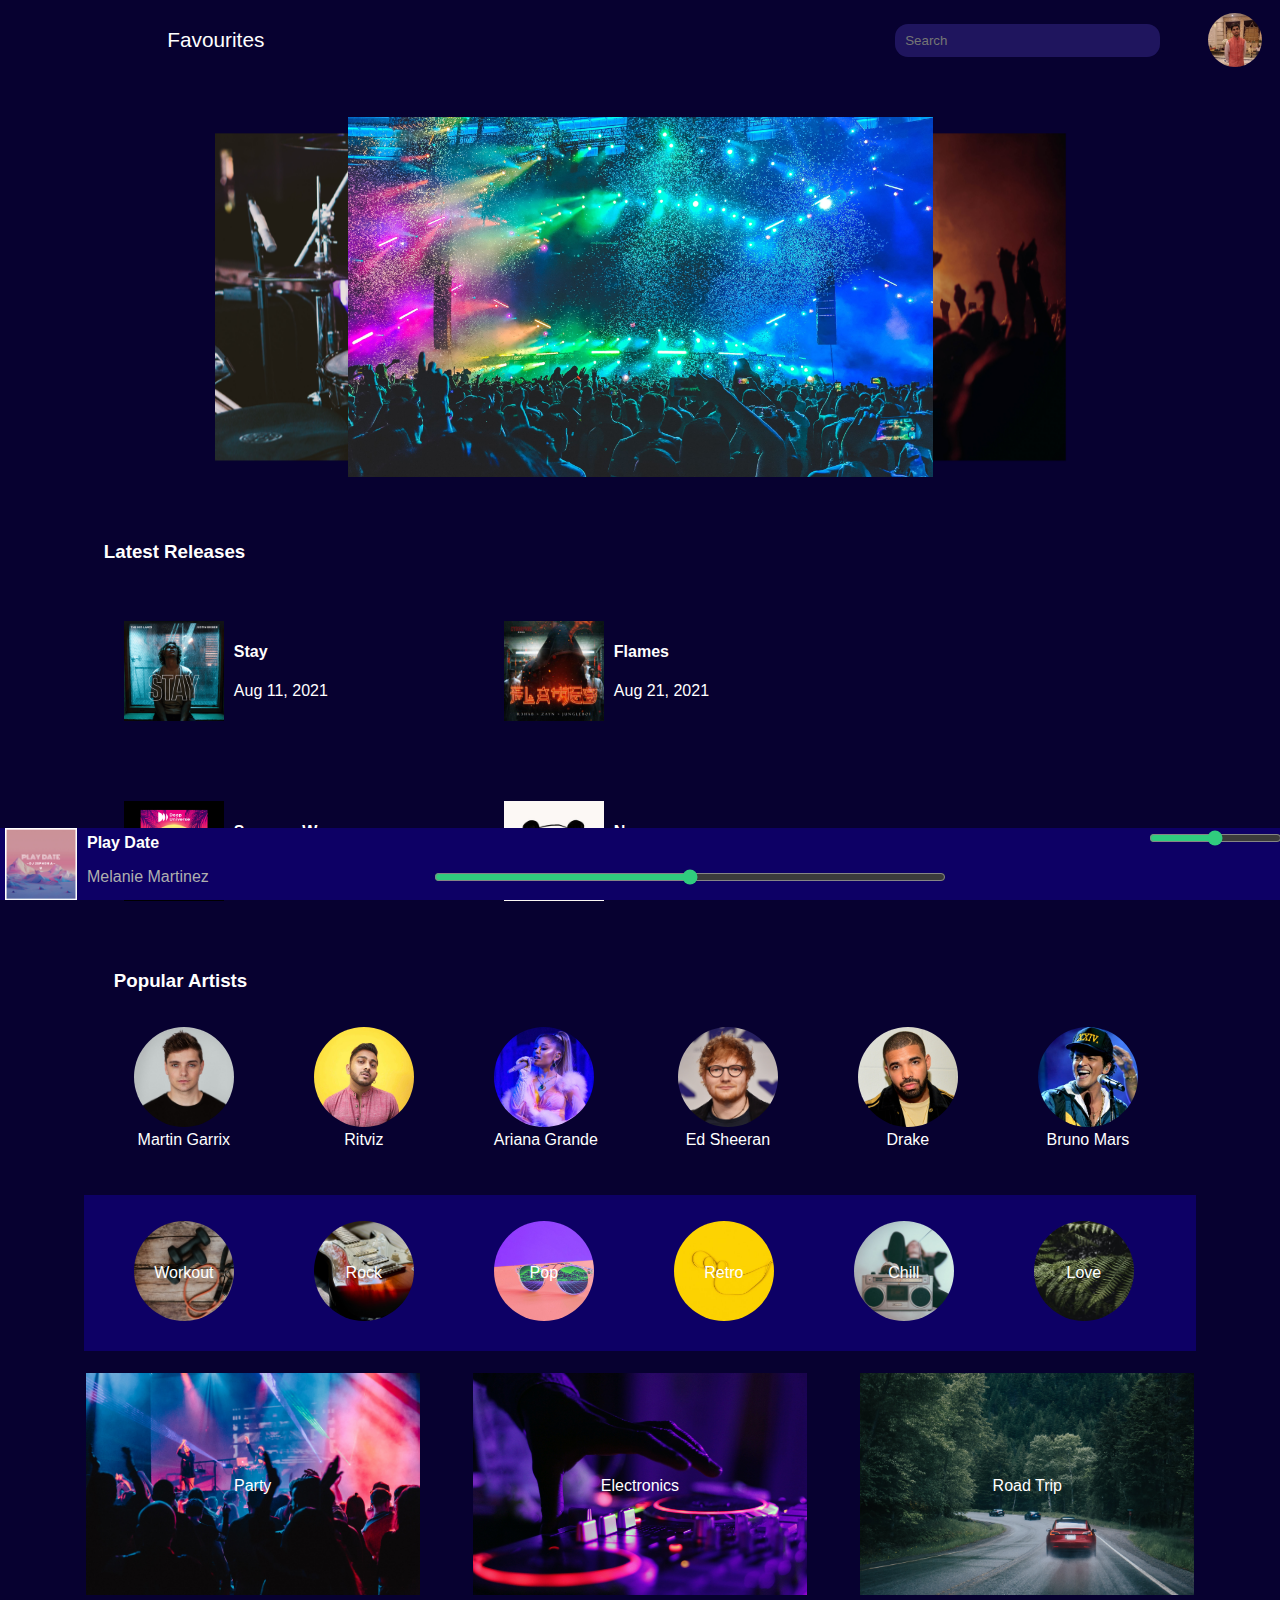
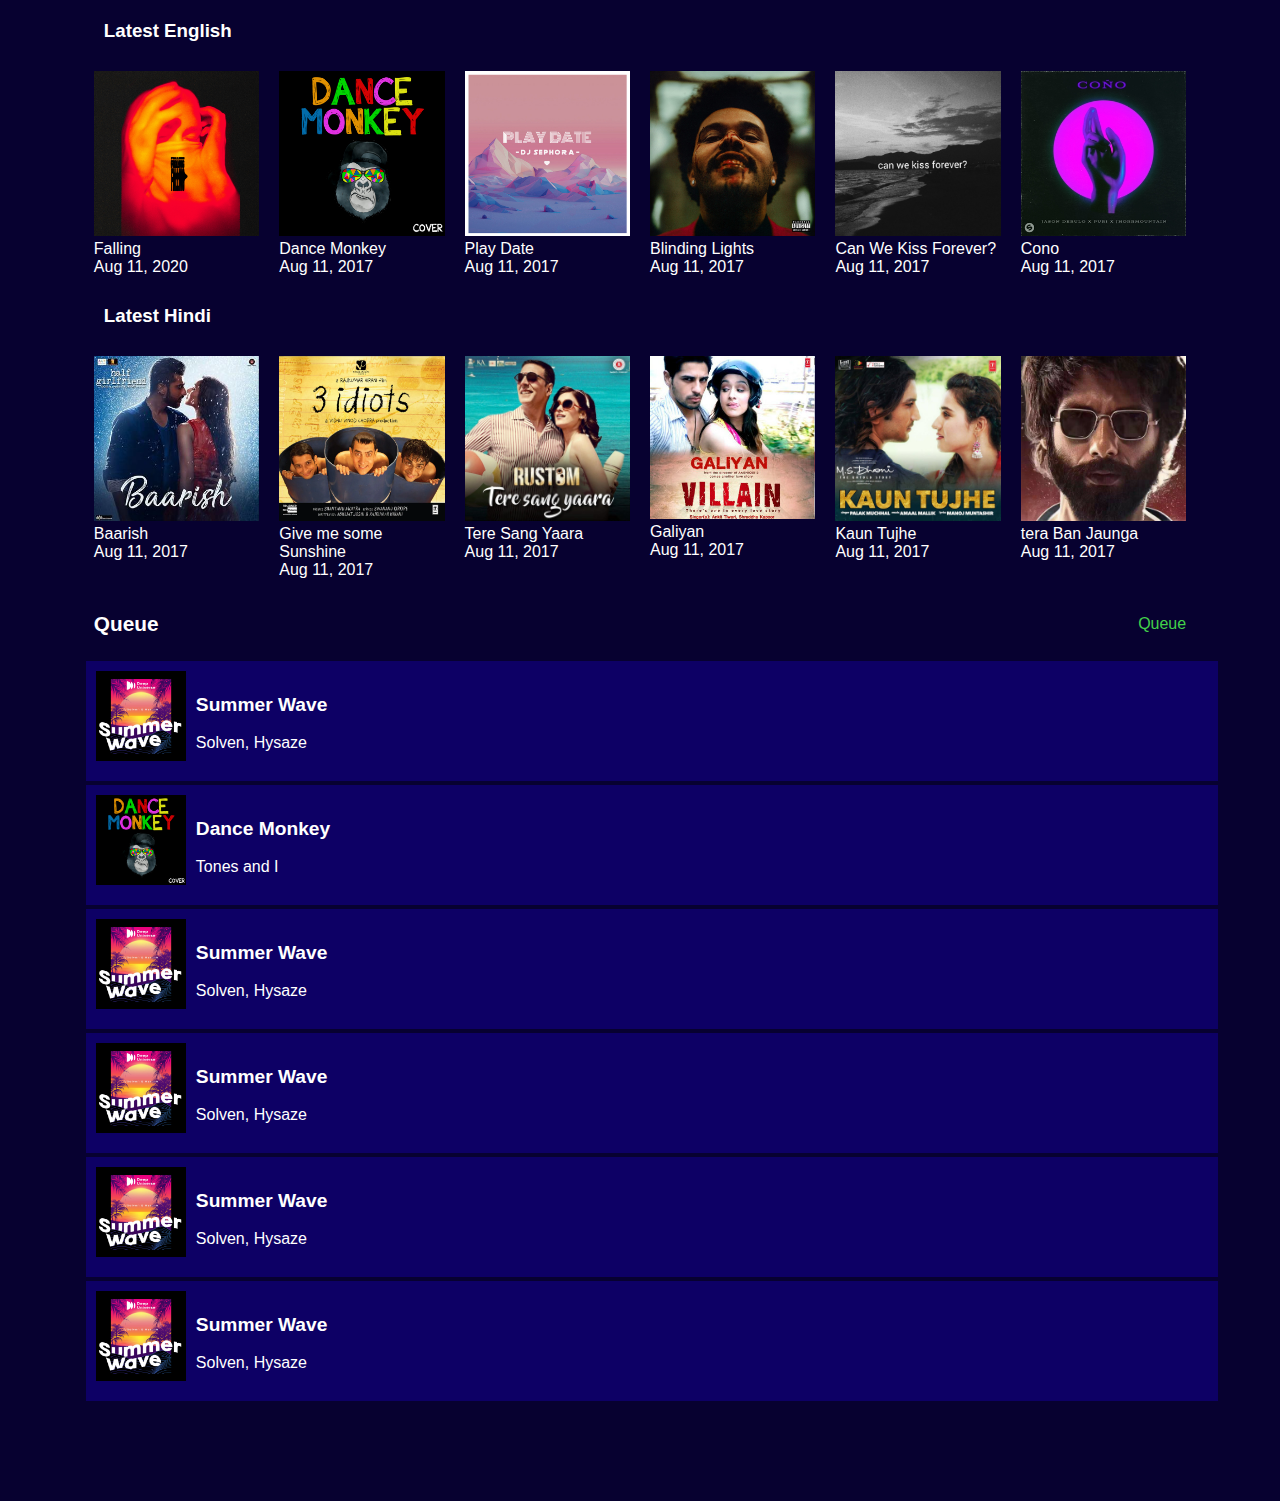
<file: index.html>
<!DOCTYPE html>
<html lang="en">
  <head>
    <meta charset="UTF-8" />
    <meta http-equiv="X-UA-Compatible" content="IE=edge" />
    <meta name="viewport" content="width=device-width, initial-scale=1.0" />
    <link
      rel="stylesheet"
      href="https://use.fontawesome.com/releases/v5.7.1/css/all.css"
      integrity="sha384-fnmOCqbTlWIlj8LyTjo7mOUStjsKC4pOpQbqyi7RrhN7udi9RwhKkMHpvLbHG9Sr"
      crossorigin="anonymous"
    />
    <link rel="stylesheet" href="./css/style.css" />
    <title>Music</title>
  </head>
  <body>
    <nav>
      <div class="nav-left">
        <a href="#"
          ><div class="logo gradient-text">
            <i class="fas fa-headphones"></i></div
        ></a>
        <div><span>Favourites</span></div>
      </div>

      <div class="nav-right">
        <div class="search">
          <input type="text" placeholder="Search" />
          <button><i class="fa fa-search"></i></button>
        </div>
        <i class="fas fa-bell mx-2"></i>
        <img src="./images/profile.jpg" alt="" />
      </div>
    </nav>
    <div class="container">
      <main>
        <section id="carousal">
          <input type="radio" name="slider" id="s1" checked />
          <input type="radio" name="slider" id="s2" />
          <input type="radio" name="slider" id="s3" />
          <input type="radio" name="slider" id="s4" />
          <input type="radio" name="slider" id="s5" />

          <label for="s1" id="slide1">
            <div class="carousal-image">
              <img src="./images/concert.jpg" width="100%" alt="" />
            </div>
          </label>
          <label for="s2" id="slide2">
            <div class="carousal-image">
              <img src="./images/concert-2.jpg" width="100%" alt="" />
            </div>
          </label>
          <label for="s3" id="slide3">
            <div class="carousal-image">
              <img src="./images/drums.jpg" width="100%" alt="" />
            </div>
          </label>
        </section>
        <section class="latest-releases">
          <h3>Latest Releases</h3>
          <div class="song-card">
            <div class="play-hover-effect-container">
              <img src="./images/Stay.png" height="100px" alt="" />
              <i class="fas fa-play"></i>
            </div>
            <div class="song-info">
              <h4>Stay</h4>
              <p>Aug 11, 2021</p>
            </div>
            <div class="dot-menu dropdown">
              <i class="fas fa-ellipsis-h"></i>
              <div class="dropdown-menu">
                <p><i class="fas fa-play"></i>Play Now</p>
                <p><i class="fas fa-plus"></i>Add to queue</p>
                <p><i class="fas fa-heart"></i>Add to Favourite</p>
                <p><i class="fas fa-info-circle"></i>Get info</p>
              </div>
            </div>
          </div>
          <div class="song-card">
            <div class="play-hover-effect-container">
              <img src="./images/flames.png" height="100px" alt="" />
              <i class="fas fa-play"></i>
            </div>
            <div class="song-info">
              <h4>Flames</h4>
              <p>Aug 21, 2021</p>
            </div>
            <div class="dot-menu dropdown">
              <i class="fas fa-ellipsis-h"></i>
              <div class="dropdown-menu">
                <p><i class="fas fa-play"></i>Play Now</p>
                <p><i class="fas fa-plus"></i>Add to queue</p>
                <p><i class="fas fa-heart"></i>Add to Favourite</p>
                <p><i class="fas fa-info-circle"></i>Get info</p>
              </div>
            </div>
          </div>
          <div class="song-card">
            <div class="play-hover-effect-container">
              <img src="./images/summerwave.jpg" height="100px" alt="" />
              <i class="fas fa-play"></i>
            </div>
            <div class="song-info">
              <h4>Summer Wave</h4>
              <p>Sep 11, 2020</p>
            </div>
            <div class="dot-menu dropdown">
              <i class="fas fa-ellipsis-h"></i>
              <div class="dropdown-menu">
                <p><i class="fas fa-play"></i>Play Now</p>
                <p><i class="fas fa-plus"></i>Add to queue</p>
                <p><i class="fas fa-heart"></i>Add to Favourite</p>
                <p><i class="fas fa-info-circle"></i>Get info</p>
              </div>
            </div>
          </div>
          <div class="song-card">
            <div class="play-hover-effect-container">
              <img src="./images/noor.jpg" height="100px" alt="" />
              <i class="fas fa-play"></i>
            </div>
            <div class="song-info">
              <h4>Noor</h4>
              <p>Apr 11, 2021</p>
            </div>
            <div class="dot-menu dropdown">
              <i class="fas fa-ellipsis-h"></i>
              <div class="dropdown-menu">
                <p><i class="fas fa-play"></i>Play Now</p>
                <p><i class="fas fa-plus"></i>Add to queue</p>
                <p><i class="fas fa-heart"></i>Add to Favourite</p>
                <p><i class="fas fa-info-circle"></i>Get info</p>
              </div>
            </div>
          </div>
        </section>
        <section id="popular-artists">
          <h3>Popular Artists</h3>
          <figure>
            <a href="single-artist-screen.html">
              <div class="circular play-hover-effect-container">
                <img src="./images/martin.jpg" alt="" width="100%" />
                <i class="fas fa-play"></i>
              </div>
            </a>
            <figcaption class="text-center">Martin Garrix</figcaption>
          </figure>
          <figure>
            <a href="single-artist-screen.html">
              <div class="circular play-hover-effect-container">
                <img src="./images/ritviz.jpg" alt="" width="100%" />
                <i class="fas fa-play"></i>
              </div>
            </a>
            <figcaption class="text-center">Ritviz</figcaption>
          </figure>
          <figure>
            <a href="single-artist-screen.html">
              <div class="circular play-hover-effect-container">
                <img src="./images/ariana.jpg" alt="" width="100%" />
                <i class="fas fa-play"></i>
              </div>
            </a>
            <figcaption class="text-center">Ariana Grande</figcaption>
          </figure>
          <figure>
            <a href="single-artist-screen.html">
              <div class="circular play-hover-effect-container">
                <img src="./images/ed sheeran.jpg" alt="" width="100%" />
                <i class="fas fa-play"></i>
              </div>
            </a>
            <figcaption class="text-center">Ed Sheeran</figcaption>
          </figure>
          <figure>
            <a href="single-artist-screen.html">
              <div class="circular play-hover-effect-container">
                <img src="./images/drake.jpg" alt="" width="100%" />
                <i class="fas fa-play"></i>
              </div>
            </a>
            <figcaption class="text-center">Drake</figcaption>
          </figure>
          <figure>
            <a href="single-artist-screen.html">
              <div class="circular play-hover-effect-container">
                <img src="./images/bruno mars.jpg" alt="" width="100%" />
                <i class="fas fa-play"></i>
              </div>
            </a>
            <figcaption class="text-center">Bruno Mars</figcaption>
          </figure>
        </section>

        <section id="stations">
          <figure>
            <div class="circular">
              <img src="./images/workout.jpg" alt="" width="100%" />
            </div>
            <figcaption class="position-element-center">Workout</figcaption>
          </figure>
          <figure>
            <div class="circular">
              <img src="./images/rock.jpg" alt="" width="100%" />
            </div>
            <figcaption class="position-element-center">Rock</figcaption>
          </figure>
          <figure>
            <div class="circular">
              <img src="./images/pop.jpg" alt="" width="100%" />
            </div>
            <figcaption class="position-element-center">Pop</figcaption>
          </figure>
          <figure>
            <div class="circular">
              <img src="./images/retro.jpg" alt="" width="100%" />
            </div>
            <figcaption class="position-element-center">Retro</figcaption>
          </figure>
          <figure>
            <div class="circular">
              <img src="./images/chill.jpg" alt="" width="100%" />
            </div>
            <figcaption class="position-element-center">Chill</figcaption>
          </figure>
          <figure>
            <div class="circular">
              <img src="./images/love.jpg" alt="" width="100%" />
            </div>
            <figcaption class="position-element-center">Love</figcaption>
          </figure>
        </section>
        <section id="genre">
          <div class="genre-image">
            <img src="./images/party.jpg" width="100%" alt="" />
            <span class="position-element-center">Party</span>
          </div>
          <div class="genre-image">
            <img src="./images/electronic.jpg" width="100%" alt="" />
            <span class="position-element-center">Electronics</span>
          </div>
          <div class="genre-image">
            <img src="./images/road-trip.jpg" width="100%" alt="" />
            <span class="position-element-center">Road Trip</span>
          </div>
        </section>
        <section class="latest-song-section">
          <h3>Latest English</h3>
          <div class="latest-song">
            <figure>
              <img src="./images/falling.png" alt="" width="100%" />
              <figcaption>Falling</figcaption>
            </figure>
            <div>Aug 11, 2020</div>
          </div>
          <div class="latest-song">
            <figure>
              <img src="./images/dance monkey.jpg" alt="" width="100%" />
              <figcaption>Dance Monkey</figcaption>
            </figure>
            <div>Aug 11, 2017</div>
          </div>
          <div class="latest-song">
            <figure>
              <img src="./images/play date.jpg" alt="" width="100%" />
              <figcaption>Play Date</figcaption>
            </figure>
            <div>Aug 11, 2017</div>
          </div>
          <div class="latest-song">
            <figure>
              <img src="./images/Blinding lights.jpg" alt="" width="100%" />
              <figcaption>Blinding Lights</figcaption>
            </figure>
            <div>Aug 11, 2017</div>
          </div>
          <div class="latest-song">
            <figure>
              <img src="./images/CWKF.jpg" alt="" width="100%" />
              <figcaption>Can We Kiss Forever?</figcaption>
            </figure>
            <div>Aug 11, 2017</div>
          </div>
          <div class="latest-song">
            <figure>
              <img src="./images/Cono.png" alt="" width="100%" />
              <figcaption>Cono</figcaption>
            </figure>
            <div>Aug 11, 2017</div>
          </div>
        </section>
        <section class="latest-song-section">
          <h3>Latest Hindi</h3>
          <div class="latest-song">
            <figure>
              <img src="./images/baarish.jpeg" alt="" width="100%" />
              <figcaption>Baarish</figcaption>
            </figure>
            <div>Aug 11, 2017</div>
          </div>
          <div class="latest-song">
            <figure>
              <img
                src="./images/giveme some sunshine.jpg"
                alt=""
                width="100%"
              />
              <figcaption>Give me some Sunshine</figcaption>
            </figure>
            <div>Aug 11, 2017</div>
          </div>
          <div class="latest-song">
            <figure>
              <img src="./images/tere sang yara.jpg" alt="" width="100%" />
              <figcaption>Tere Sang Yaara</figcaption>
            </figure>
            <div>Aug 11, 2017</div>
          </div>
          <div class="latest-song">
            <figure>
              <img src="./images/galiyaan.jpg" alt="" width="100%" />
              <figcaption>Galiyan</figcaption>
            </figure>
            <div>Aug 11, 2017</div>
          </div>
          <div class="latest-song">
            <figure>
              <img src="./images/kaun tujhe.jpg" alt="" width="100%" />
              <figcaption>Kaun Tujhe</figcaption>
            </figure>
            <div>Aug 11, 2017</div>
          </div>
          <div class="latest-song">
            <figure>
              <img src="./images/tera ban jaunga.jpg" alt="" width="100%" />
              <figcaption>tera Ban Jaunga</figcaption>
            </figure>
            <div>Aug 11, 2017</div>
          </div>
        </section>
      </main>
      <aside>
        <div class="queue-header">
          <span>Queue</span>
          <div class="dropdown">
            <span>Queue <i class="fas fa-angle-down"></i></span>
            <div class="dropdown-menu">
              <p>Playlist</p>
              <p>Favourite songs</p>
            </div>
          </div>
        </div>
        <div class="queue-songs-list">
          <div class="queue-song">
            <img src="./images/summerwave.jpg" height="90%" alt="" />
            <div class="queue-song-info">
              <span>Summer Wave</span>
              <span>Solven, Hysaze</span>
            </div>
            <span><i class="far fa-heart"></i></span>
          </div>
          <div class="queue-song">
            <img src="./images/dance monkey.jpg" height="90%" alt="" />
            <div class="queue-song-info">
              <span>Dance Monkey</span>
              <span>Tones and I</span>
            </div>
            <span><i class="far fa-heart"></i></span>
          </div>
          <div class="queue-song">
            <img src="./images/summerwave.jpg" height="90%" alt="" />
            <div class="queue-song-info">
              <span>Summer Wave</span>
              <span>Solven, Hysaze</span>
            </div>
            <span><i class="far fa-heart"></i></span>
          </div>
          <div class="queue-song">
            <img src="./images/summerwave.jpg" height="90%" alt="" />
            <div class="queue-song-info">
              <span>Summer Wave</span>
              <span>Solven, Hysaze</span>
            </div>
            <span><i class="far fa-heart"></i></span>
          </div>
          <div class="queue-song">
            <img src="./images/summerwave.jpg" height="90%" alt="" />
            <div class="queue-song-info">
              <span>Summer Wave</span>
              <span>Solven, Hysaze</span>
            </div>
            <span><i class="far fa-heart"></i></span>
          </div>
          <div class="queue-song">
            <img src="./images/summerwave.jpg" height="90%" alt="" />
            <div class="queue-song-info">
              <span>Summer Wave</span>
              <span>Solven, Hysaze</span>
            </div>
            <span><i class="far fa-heart"></i></span>
          </div>
        </div>
      </aside>
    </div>
    <footer>
      <div class="playing-song-info">
        <img src="./images/play date.jpg" height="100%" alt="album art" />
        <div class="singer-name">
          <p>Play Date</p>
          <p>Melanie Martinez</p>
        </div>
        <i class="far fa-heart"></i>
        <i class="fas fa-ban"></i>
      </div>
      <div class="player">
        <div class="player-controls">
          <i class="fas fa-random"></i>
          <i class="fas fa-backward"></i>
          <i class="far fa-pause-circle"></i>
          <i class="fas fa-forward"></i>
          <i class="fas fa-undo-alt"></i>
        </div>
        <div class="player-seekbar">
          <input type="range" class="slider" />
        </div>
      </div>
      <div class="controls">
        <i class="fas fa-list-ul"></i>
        <i class="fas fa-laptop"></i>
        <i class="fas fa-volume-up"></i>
        <input type="range" class="slider" />
        <i class="fas fa-expand-alt"></i>
      </div>
    </footer>
  </body>
</html>
</file>
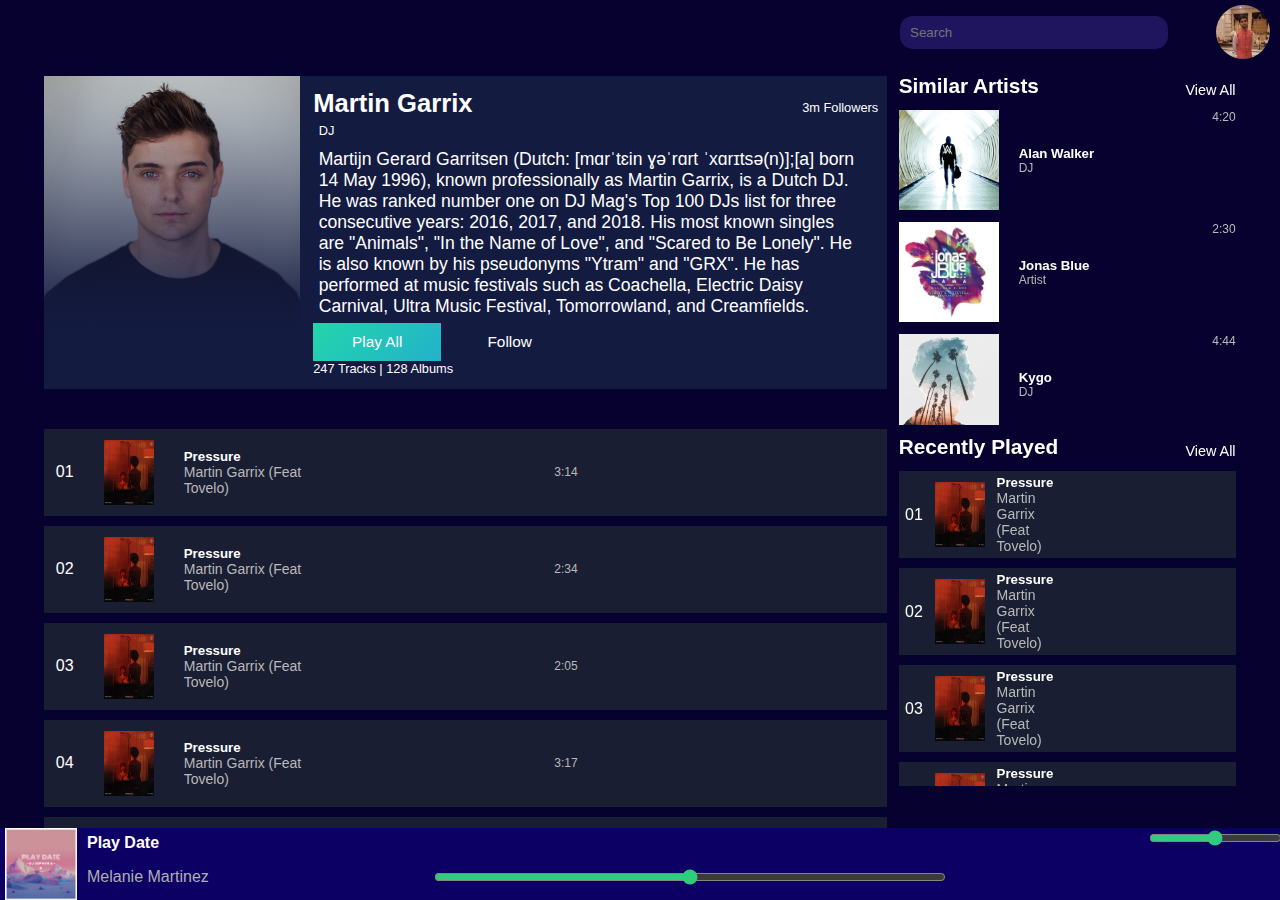
<file: single-artist-screen.html>
<!DOCTYPE html>
<html lang="en">
  <head>
    <meta charset="UTF-8" />
    <meta http-equiv="X-UA-Compatible" content="IE=edge" />
    <meta name="viewport" content="width=device-width, initial-scale=1.0" />
    <link
      rel="stylesheet"
      href="https://use.fontawesome.com/releases/v5.7.1/css/all.css"
      integrity="sha384-fnmOCqbTlWIlj8LyTjo7mOUStjsKC4pOpQbqyi7RrhN7udi9RwhKkMHpvLbHG9Sr"
      crossorigin="anonymous"
    />
    <link rel="stylesheet" href="./css/single-playlist.css" />
    <link rel="stylesheet" href="./css/style.css" />
    <title>Music</title>
  </head>
  <body>
    <nav>
      <div class="nav-left">
        <a href="index.html"
          ><div class="logo gradient-text">
            <i class="fas fa-headphones"></i></div
        ></a>
      </div>

      <div class="nav-right">
        <div class="search">
          <input type="text" placeholder="Search" />
          <button><i class="fa fa-search"></i></button>
        </div>
        <i class="fas fa-bell mx-2"></i>
        <img src="./images/profile.jpg" alt="" />
      </div>
    </nav>
    <main>
      <aside class="aside section-1">
        <!-- this is for the jumbotron -->
        <div class="artist-bio">
          <div class="artist-image">
            <!-- there is nothing in this div because all the images and all are added by css -->
          </div>
          <!-- jumbotron details -->
          <div class="artist-detail">
            <!-- descriptive part of the jumbotron this will contain name , number of followers and all -->
            <div class="song-name-main">
              <h1>Martin Garrix</h1>
            </div>
            <div class="followers">3m Followers</div>
            <p class="author">DJ</p>
            <!-- short description of the current author -->
            <p class="desc">
              Martijn Gerard Garritsen (Dutch: [mɑrˈtɛin ɣəˈrɑrt
              ˈxɑrɪtsə(n)];[a] born 14 May 1996), known professionally as Martin
              Garrix, is a Dutch DJ. He was ranked number one on DJ Mag's Top
              100 DJs list for three consecutive years: 2016, 2017, and 2018.
              His most known singles are "Animals", "In the Name of Love", and
              "Scared to Be Lonely". He is also known by his pseudonyms "Ytram"
              and "GRX". He has performed at music festivals such as Coachella,
              Electric Daisy Carnival, Ultra Music Festival, Tomorrowland, and
              Creamfields.
            </p>
            <!-- action part -->
            <div class="action-part">
              <!-- action buttons -->
              <div class="btns">
                <button>Play All</button>
                <button>Follow</button>
              </div>
              <p>247 Tracks | 128 Albums</p>
            </div>
          </div>
        </div>
        <!-- now the playlist part begins -->
        <div class="playlist-items">
          <div class="playlist-item">
            <div class="left">
              <div>01</div>
              <div>
                <img src="./images/pressure.jpg" />
                <div class="play-btn">
                  <i class="fas fa-play"></i>
                </div>
              </div>
              <div>
                <h5>Pressure</h5>
                <p>Martin Garrix (Feat Tovelo)</p>
              </div>
            </div>
            <div class="center">3:14</div>
            <div class="right">
              <div>
                <i class="far fa-heart"></i>
              </div>
              <div>
                <i class="fas fa-plus"></i>
              </div>
            </div>
          </div>
          <!-- playlist item -->
          <div class="playlist-item">
            <div class="left">
              <div>02</div>
              <div>
                <img src="./images/pressure.jpg" />
                <div class="play-btn">
                  <i class="fas fa-play"></i>
                </div>
              </div>
              <div>
                <h5>Pressure</h5>
                <p>Martin Garrix (Feat Tovelo)</p>
              </div>
            </div>
            <div class="center">2:34</div>
            <div class="right">
              <div>
                <i class="far fa-heart"></i>
              </div>
              <div>
                <i class="fas fa-plus"></i>
              </div>
            </div>
          </div>
          <!-- playlist item -->
          <div class="playlist-item">
            <div class="left">
              <div>03</div>
              <div>
                <img src="./images/pressure.jpg" />
                <div class="play-btn">
                  <i class="fas fa-play"></i>
                </div>
              </div>
              <div>
                <h5>Pressure</h5>
                <p>Martin Garrix (Feat Tovelo)</p>
              </div>
            </div>
            <div class="center">2:05</div>
            <div class="right">
              <div>
                <i class="far fa-heart"></i>
              </div>
              <div>
                <i class="fas fa-plus"></i>
              </div>
            </div>
          </div>
          <!-- playlist item -->
          <div class="playlist-item">
            <div class="left">
              <div>04</div>
              <div>
                <img src="./images/pressure.jpg" />
                <div class="play-btn">
                  <i class="fas fa-play"></i>
                </div>
              </div>
              <div>
                <h5>Pressure</h5>
                <p>Martin Garrix (Feat Tovelo)</p>
              </div>
            </div>
            <div class="center">3:17</div>
            <div class="right">
              <div>
                <i class="far fa-heart"></i>
              </div>
              <div>
                <i class="fas fa-plus"></i>
              </div>
            </div>
          </div>
          <!-- playlist item -->
          <div class="playlist-item">
            <div class="left">
              <div>05</div>
              <div>
                <img src="./images/pressure.jpg" />
                <div class="play-btn">
                  <i class="fas fa-play"></i>
                </div>
              </div>
              <div>
                <h5>Pressure</h5>
                <p>Martin Garrix (Feat Tovelo)</p>
              </div>
            </div>
            <div class="center">3:14</div>
            <div class="right">
              <div>
                <i class="far fa-heart"></i>
              </div>
              <div>
                <i class="fas fa-plus"></i>
              </div>
            </div>
          </div>
          <!-- playlist item -->
          <div class="playlist-item">
            <div class="left">
              <div>06</div>
              <div>
                <img src="./images/pressure.jpg" />
                <div class="play-btn">
                  <i class="fas fa-play"></i>
                </div>
              </div>
              <div>
                <h5>Pressure</h5>
                <p>Martin Garrix (Feat Tovelo)</p>
              </div>
            </div>
            <div class="center">3:14</div>
            <div class="right">
              <div>
                <i class="far fa-heart"></i>
              </div>
              <div>
                <i class="fas fa-plus"></i>
              </div>
            </div>
          </div>
          <!-- playlist item -->
          <div class="playlist-item">
            <div class="left">
              <div>07</div>
              <div>
                <img src="./images/pressure.jpg" />
                <div class="play-btn">
                  <i class="fas fa-play"></i>
                </div>
              </div>
              <div>
                <h5>Pressure</h5>
                <p>Martin Garrix (Feat Tovelo)</p>
              </div>
            </div>
            <div class="center">3:14</div>
            <div class="right">
              <div>
                <i class="far fa-heart"></i>
              </div>
              <div>
                <i class="fas fa-plus"></i>
              </div>
            </div>
          </div>
          <!-- playlist item -->
          <div class="playlist-item">
            <div class="left">
              <div>08</div>
              <div>
                <img src="./images/pressure.jpg" />
                <div class="play-btn">
                  <i class="fas fa-play"></i>
                </div>
              </div>
              <div>
                <h5>Pressure</h5>
                <p>Martin Garrix (Feat Tovelo)</p>
              </div>
            </div>
            <div class="center">3:14</div>
            <div class="right">
              <div>
                <i class="far fa-heart"></i>
              </div>
              <div>
                <i class="fas fa-plus"></i>
              </div>
            </div>
          </div>
        </div>
      </aside>

      <!-- </div> -->
      <aside class="aside section-2">
        <!-- similar class will be applicable to both similar artists and recently played -->
        <div class="similar">
          <!-- section heading, which also contains the view all button -->
          <div class="section-heading">
            <h1>Similar Artists</h1>
            <div class="view-all-button">View All</div>
          </div>
          <!-- Container for all artist cards-->
          <div class="list">
            <!-- item -->
            <div class="list-item">
              <div>
                <img src="./images/alan walker.png" />
                <div class="play-btn">
                  <i class="fas fa-play"></i>
                </div>
              </div>
              <div style="position: absolute; left: 120px">
                <h5>Alan Walker</h5>
                <p class="author-name">DJ</p>
              </div>
              <div class="extra">
                <div>
                  <i class="fas fa-ellipsis-h"></i>
                </div>
                <p class="author-name">4:20</p>
              </div>
            </div>
            <!-- item -->
            <div class="list-item">
              <div>
                <img src="./images/jonas blue.jpg" />
                <div class="play-btn">
                  <i class="fas fa-play"></i>
                </div>
              </div>
              <div style="position: absolute; left: 120px">
                <h5>Jonas Blue</h5>
                <p class="author-name">Artist</p>
              </div>
              <div class="extra">
                <div>
                  <i class="fas fa-ellipsis-h"></i>
                </div>
                <p class="author-name">2:30</p>
              </div>
            </div>
            <!-- item -->
            <div class="list-item">
              <div>
                <img src="./images/Kygo.jpg" />
                <div class="play-btn">
                  <i class="fas fa-play"></i>
                </div>
              </div>
              <div style="position: absolute; left: 120px">
                <h5>Kygo</h5>
                <p class="author-name">DJ</p>
              </div>
              <div class="extra">
                <div>
                  <i class="fas fa-ellipsis-h"></i>
                </div>
                <p class="author-name">4:44</p>
              </div>
            </div>
          </div>

          <!-- recently played section -->
          <div class="similar">
            <!-- section heading  -->
            <div class="section-heading">
              <h1>Recently Played</h1>
              <div class="view-all-button">View All</div>
            </div>

            <div class="list">
              <!-- item -->
              <div class="playlist-item">
                <div class="left">
                  <div>01</div>
                  <div>
                    <img src="./images/pressure.jpg" />
                    <div class="play-btn">
                      <i class="fas fa-play"></i>
                    </div>
                  </div>
                  <div>
                    <h5>Pressure</h5>
                    <p>Martin Garrix (Feat Tovelo)</p>
                  </div>
                </div>
                <div class="right">
                  <div>
                    <i class="far fa-heart"></i>
                  </div>
                </div>
              </div>
              <!-- item -->
              <div class="playlist-item">
                <div class="left">
                  <div>02</div>
                  <div>
                    <img src="./images/pressure.jpg" />
                    <div class="play-btn">
                      <i class="fas fa-play"></i>
                    </div>
                  </div>
                  <div>
                    <h5>Pressure</h5>
                    <p>Martin Garrix (Feat Tovelo)</p>
                  </div>
                </div>
                <div class="right">
                  <div>
                    <i class="far fa-heart"></i>
                  </div>
                </div>
              </div>
              <!-- item -->
              <div class="playlist-item">
                <div class="left">
                  <div>03</div>
                  <div>
                    <img src="./images/pressure.jpg" />
                    <div class="play-btn">
                      <i class="fas fa-play"></i>
                    </div>
                  </div>
                  <div>
                    <h5>Pressure</h5>
                    <p>Martin Garrix (Feat Tovelo)</p>
                  </div>
                </div>
                <div class="right">
                  <div>
                    <i class="far fa-heart"></i>
                  </div>
                </div>
              </div>
              <!-- item -->
              <div class="playlist-item">
                <div class="left">
                  <div>04</div>
                  <div>
                    <img src="./images/pressure.jpg" />
                    <div class="play-btn">
                      <i class="fas fa-play"></i>
                    </div>
                  </div>
                  <div>
                    <h5>Pressure</h5>
                    <p>Martin Garrix (Feat Tovelo)</p>
                  </div>
                </div>
                <div class="right">
                  <div>
                    <i class="far fa-heart"></i>
                  </div>
                </div>
              </div>
              <!-- item -->
              <div class="playlist-item">
                <div class="left">
                  <div>05</div>
                  <div>
                    <img src="./images/pressure.jpg" />
                    <div class="play-btn">
                      <i class="fas fa-play"></i>
                    </div>
                  </div>
                  <div>
                    <h5>Pressure</h5>
                    <p>Martin Garrix (Feat Tovelo)</p>
                  </div>
                </div>
                <div class="right">
                  <div>
                    <i class="far fa-heart"></i>
                  </div>
                </div>
              </div>
              <!-- item -->
              <div class="playlist-item">
                <div class="left">
                  <div>06</div>
                  <div>
                    <img src="./images/pressure.jpg" />
                    <div class="play-btn">
                      <i class="fas fa-play"></i>
                    </div>
                  </div>
                  <div>
                    <h5>Pressure</h5>
                    <p>Martin Garrix (Feat Tovelo)</p>
                  </div>
                </div>
                <div class="right">
                  <div>
                    <i class="far fa-heart"></i>
                  </div>
                </div>
              </div>
              <!-- item -->
              <div class="playlist-item">
                <div class="left">
                  <div>07</div>
                  <div>
                    <img src="./images/pressure.jpg" />
                    <div class="play-btn">
                      <i class="fas fa-play"></i>
                    </div>
                  </div>
                  <div>
                    <h5>Pressure</h5>
                    <p>Martin Garrix (Feat Tovelo)</p>
                  </div>
                </div>
                <div class="right">
                  <div>
                    <i class="far fa-heart"></i>
                  </div>
                </div>
              </div>
            </div>
          </div>
        </div>
      </aside>
    </main>
    <footer>
      <div class="playing-song-info">
        <img src="./images/play date.jpg" height="100%" alt="album art" />
        <div class="singer-name">
          <p>Play Date</p>
          <p>Melanie Martinez</p>
        </div>
        <i class="far fa-heart"></i>
        <i class="fas fa-ban"></i>
      </div>
      <div class="player">
        <div class="player-controls">
          <i class="fas fa-random"></i>
          <i class="fas fa-backward"></i>
          <i class="far fa-pause-circle"></i>
          <i class="fas fa-forward"></i>
          <i class="fas fa-undo-alt"></i>
        </div>
        <div class="player-seekbar">
          <input type="range" class="slider" />
        </div>
      </div>
      <div class="controls">
        <i class="fas fa-list-ul"></i>
        <i class="fas fa-laptop"></i>
        <i class="fas fa-volume-up"></i>
        <input type="range" class="slider" />
        <i class="fas fa-expand-alt"></i>
      </div>
    </footer>
  </body>
</html>
</file>
<file: css/style.css>
:root {
  --primary-bg: #070130;
  --accent: #0d0065;
  --footer-color: #2b2b2a;
  --text-accent: #afafaf;
}

/* setting background colour and font */
body {
  background-color: var(--primary-bg);
  color: white;
  font-family: "Segoe UI", Tahoma, Geneva, Verdana, sans-serif;
}

/* removing scrollbar */
body::-webkit-scrollbar {
  display: none;
}

/* styling top navbar */
nav {
  display: flex;
  justify-content: space-between;
  height: 6vh;
  padding: 5px 10px;
  position: sticky;
  z-index: 1;
  top: 0;
  background-color: var(--primary-bg);
}

/* left part of navigation bar include logo and 'Favourites' text */
.nav-left {
  display: flex;
  justify-content: flex-start;
  width: 60%;
  align-items: center;
}

/* Favourites */
.nav-left div:nth-child(2) {
  padding-left: 20%;
  font-size: 1.3em;
}

/* Right part of navigation bar includes search, bell icon and profile */
.nav-right {
  display: flex;
  justify-content: flex-end;
  align-items: center;
  width: 40%;
}

.search {
  display: flex;
  position: relative;
  width: 50%;
  font-size: 1rem;
  background-color: #1f155e;
  padding: 0.5rem;
  align-items: center;
  border-radius: 13px;
}

.search input {
  background: transparent;
  border: none;
  color: white;
  width: 100%;
}

textarea:focus,
input:focus {
  outline: none;
}

.search button {
  position: absolute;
  right: 5px;
  width: fit-content;
  font-size: 1rem;
  background: transparent;
  border: none;
  color: grey;
  margin-right: 2px;
}

/* class to give horizontal margin */
.mx-2 {
  margin: 0 1.5rem;
}

.fa-bell {
  font-size: 1.5em;
}

/* giving gradient effect to logo */
.gradient-text {
  /* select gradient background */
  background-image: linear-gradient(45deg, red, orange);
  /* making background big enough to cover logo/text */
  background-size: 100%;
  /* clipping background */
  background-clip: text;
  /* for chrome */
  -webkit-background-clip: text;
  -webkit-text-fill-color: transparent;
  /* for firefox */
  -moz-background-clip: text;
  -moz-text-fill-color: transparent;
}

.fa-headphones {
  font-size: 3em;
}

/* adjusting profile picture */
nav img {
  border-radius: 50%;
  display: block;
  height: 100%;
  width: auto;
}

/* container which will have main and aside section */
.container {
  padding-bottom: 10vh;
  display: flex;
}

/* CREATINMG CAROUSEL  */
/* carousel will be created using radio buttons and images as label selected images wil be moved to front  */
/* hiding radio button */
[type="radio"] {
  display: none;
}

/* making sure carousel is centered and giving it a proper height*/
/* Avoid changes as it will waste a lot of time */
#carousal {
  display: grid;
  place-items: center;
  perspective: 1000px;
  transform-style: preserve-3d;
  height: 50vh;
  width: 100%;
}

/* image is inside Label */
#carousal label {
  width: 60%;
  /* avoiding overflow of image inside */
  overflow: hidden;
  position: absolute;
  cursor: pointer;
  transition: transform 0.4s ease;
  /* making sure there is no empty space in label due image being small */
  max-width: fit-content;
}

/* adjusting image to center of label */
.carousal-image {
  display: flex;
  justify-content: center;
  align-items: center;
  overflow: hidden;
  height: 40vh;
  width: 65vh;
}

/* it should shrink when needed */
.carousal-image img {
  flex-shrink: 1;
  min-width: 100%;
  min-height: 100%;
}

/* There are 3 images so 3 states of our carousel */
/* if a slide/image is checked it should come forward */
#s1:checked ~ #slide1,
#s2:checked ~ #slide2,
#s3:checked ~ #slide3 {
  transform: translate3d(0%, 0, 0px);
  -moz-transform: translate3d(0%, 0, 0px);
  z-index: 1;
}

/* Right image of the selected image should move right and a little behind in 3d space */
#s1:checked ~ #slide2,
#s2:checked ~ #slide3,
#s3:checked ~ #slide1 {
  transform: translate3d(30%, 0, -100px);
  -moz-transform: translate3d(30%, 0, -100px);
}

/* Similarly, left image of selected image should move left and behind */
#s1:checked ~ #slide3,
#s2:checked ~ #slide1,
#s3:checked ~ #slide2 {
  transform: translate3d(-30%, 0, -100px);
  -moz-transform: translate3d(-30%, 0, -100px);
}

/* container have main section and Queue */
.container {
  display: grid;
  grid-template-columns: 3fr 1fr;
  margin: 0px 6%;
}

/* Queue Text in aside section */
/* Two spans are there in queue header on contains heading, another dropdown */
.queue-header {
  display: flex;
  justify-content: space-between;
  align-items: center;
  padding: 10px;
  height: 50px;
}

/* Heading  */
.queue-header > span:nth-child(1) {
  font-weight: bold;
  font-size: 1.3rem;
}

/* Dropdown */
.queue-header .dropdown {
  color: rgb(66, 209, 74);
}

/* common class for dropdown */
.dropdown {
  position: relative;
  display: inline-block;
}

/* common class for dropdown menus */
.dropdown-menu {
  display: none;
  position: absolute;
  background-color: var(--accent);
  line-height: 0.8rem;
  padding: 0px 10px;
  z-index: 1;
}

/* fitting content in dropdown menu so that there is no text wrap */
.dropdown-menu p {
  display: flex;
  justify-content: space-between;
  align-items: center;
  width: fit-content;
}

/* giving a little bit margin between icon and text inside dropdown menu */
.dropdown-menu p i {
  margin-right: 7px;
}

/* on hover show content width adjusted according to content*/
.dropdown:hover .dropdown-menu {
  display: block;
  width: max-content;
}

.latest-releases {
  display: flex;
  flex-wrap: wrap;
  align-items: center;
}

/* popping play button */
.play-hover-effect-container > i {
  position: absolute;
  left: 50%;
  top: 50%;
  transform: translate(-50%, -50%);
  font-size: 0px;
}

.song-card {
  display: grid;
  position: relative;
  grid-template-columns: 1fr 2fr;
  margin: 40px;
  width: fit-content;
  height: 100px;
  max-width: 50%;
}

.dot-menu {
  position: absolute;
  right: 5px;
  top: 5px;
}

.song-card:hover i,
.play-hover-effect-container:hover i {
  font-size: 1.2rem;
  transition: font-size 0.2s ease;
}

.song-card:hover img {
  filter: sepia();
}

.song-card:hover {
  /* border: 1px solid white; */
  background-color: var(--accent);
}

/*common class to make text centered can be used anywhere where horizontal margin is auto */
.text-center {
  text-align: center;
}

.song-card img {
  display: inline;
  margin: 0;
}

.song-info {
  display: inline;
  margin-left: 10px;
}

/* Titles of every section is h3 size */
h3 {
  width: 100%;
  margin-left: 20px;
}

/* common class to make images round*/
.round-border {
  border-radius: 50%;
}

/* Popular artists section and stations have similar structure */
#popular-artists,
#stations {
  display: flex;
  flex-wrap: wrap;
  padding: 10px;
}

#stations {
  background-color: var(--accent);
  margin: 20px auto;
}

#stations figure {
  position: relative;
  height: fit-content;
}

/* Common class to center any div */
.position-element-center {
  /* before using this class, please make sure parent's position is relative */
  position: absolute;
  top: 50%;
  left: 50%;
  transform: translate(-50%, -50%);
}

#genre {
  display: flex;
  flex-wrap: wrap;
  justify-content: space-between;
}

/* 3 images below stations */
.genre-image {
  position: relative;
  /* letting them take as much space as possible. This will make them grow on larger screens */
  flex-grow: 1;
  /* keeping them in a single line coz they look ugly wrapped */
  max-width: 30%;
  overflow: hidden;
  margin: 2px;
  background-blend-mode: darken;
}

/* hover effect for image*/
.genre-image:hover img {
  transform: scale(1.6);
  transition: transform 0.5s ease-out;
}

/* hover effect for text */
.genre-image:hover .genre-text {
  font-size: 1.6rem;
  transition: font-size 0.5s ease-out;
}

/* common class to make images/div/text circular */
.circular {
  display: inline-block;
  position: relative;
  border-radius: 50%;
  width: 100px;
  height: 100px;
  overflow: hidden;
}

/* if it has image center it  */
.circular img {
  width: auto;
  height: 100%;
}

/* class for latest releases */
.latest-song-section {
  display: flex;
  flex-wrap: wrap;
  width: 100%;
}

.latest-song {
  flex-basis: 1;
  width: 100px;
  margin: 10px;
  flex-grow: 1;
}

.latest-song figure {
  margin: 0px;
}

/* common class to give hover effect to elements that plays music */
.play-hover-effect-container {
  position: relative;
}

/* Queue */
aside {
  display: flex;
  flex-direction: column;
}

/* container for queued songs */
.queue-songs-list {
  display: flex;
  flex-direction: column;
}

/* individual song */
.queue-song {
  display: flex;
  height: 100px;
  padding: 10px;
  position: relative;
  width: 100%;
  margin: 2px 2px;
  background-color: var(--accent);
}

/* placing heart icon at right most corner */
.queue-song > span {
  font-size: 1.2rem;
  position: absolute;
  right: 2%;
  top: 50%;
  transform: translate(0%, -50%);
}

/* hover effect for song item*/
.queue-song:hover {
  border: 1px solid white;
  /* changing margin so that element does not look janky  */
  /* this is achieved by subtracting border width from default margin. So, border width, below margin and default margin are linked and should be changed accordingly */
  margin: 1px 1px;
}

/* hover effect for heart icon */
.queue-song > span:hover {
  color: red;
  cursor: pointer;
}

/* include song title and singer name */
.queue-song-info {
  display: flex;
  flex-direction: column;
  justify-content: space-around;
  padding: 10px;
}

/* making song name a little bold */
.queue-song-info span:nth-child(1) {
  font-size: 1.2rem;
  font-weight: bold;
  margin-top: 4px;
}

/* currently playing song info which is at the bottom*/
/* It has 3 parts song-info, playe an player-controls */
footer {
  position: fixed;
  bottom: 0;
  left: 0;
  width: 100%;
  height: 8vh;
  background: var(--accent);
  display: flex;
  justify-content: space-between;
  color: var(--text-accent);
}

.playing-song-info {
  display: flex;
  margin: 0px 5px;
}

.playing-song-info i {
  margin: 0px 4px;
  font-size: 1.2rem;
}

.singer-name {
  margin: -10px 0px 0px 10px;
}

.singer-name p:nth-child(1) {
  font-weight: bold;
  color: white;
}

.player {
  display: flex;
  flex-direction: column;
  width: 40%;
  justify-content: center;
}

.player-controls {
  margin: 0 auto;
}
.player i {
  font-size: 1.5rem;
  margin: 0 8px;
}

.slider {
  width: 100%;
  accent-color: #30cc7e;
}

/* for smaller screens sending Queue section to the bottom */
@media screen and (max-width: 1300px) {
  .container {
    grid-template-columns: 1fr;
  }
}
</file>
<file: css/single-playlist.css>
:root {
  --primary-bg: #070130;
  --bio-bg-color: #141b41;
  --playlist-items-bg: #1a1e33;
  --playlist-hover-bg: #2e3249;
}

body {
  background-image: var(--primary-bg);
  margin: 0px;
  font-family: "Segoe UI", Arial, sans-serif;
  color: white;
}

/* removing default decoratoion from all links */
a {
  text-decoration: none;
  color: white;
}

/* removing margin */
h1,
h2,
h3,
h4,
h5,
h6,
p {
  margin: 0px;
}

main {
  width: 100%;
  padding: 0% 3%;
  box-sizing: border-box;
  display: flex;
  justify-content: space-around;
}

.aside {
  display: inline-block;
  overflow: hidden;
}

/* Left section*/
.section-1 {
  width: 70%;
  height: 85vh;
  overflow: scroll;
}

/* Hiding scrollbar*/
.section-1::-webkit-scrollbar {
  display: none;
}

/* section 2 of the main part */
.section-2 {
  width: 28%;
  height: 85vh;
  z-index: 2;
}

/* Artist Bio */
.artist-bio {
  width: 100%;
  margin-top: 12px;
  box-sizing: border-box;
  display: flex;
  background-color: var(--bio-bg-color);
  margin-bottom: 40px;
  position: relative;
}

/* Artist image is used as background for div to give it shadow*/
.artist-image {
  height: 20vw;
  width: 20vw;
  background-image: linear-gradient(to bottom, transparent, rgba(20, 27, 65, 1)),
    url("../images/martin.jpg");
  background-size: cover;
}

/* Artist description*/
.artist-detail {
  width: 65%;
  display: flex;
  flex-direction: column;
  padding: 0.8rem;
}

.desc {
  font-size: 1.1rem;
  margin: 1%;
}

/* song name and followers */
.song-name-main,
.followers {
  display: inline-block;
}

/* song name heading properties */
.song-name-main h1 {
  font-size: 2vw;
}

.followers {
  position: absolute;
  right: 0%;
  top: 5%;
}

.followers,
.author {
  font-size: 1vw;
  margin: 1%;
}

/* Tracks and albums */
.action-part p {
  font-size: 0.8rem;
}

.btns > button {
  border: 0px;
  height: 3vw;
  width: 10vw;
  color: white;
  font-size: 1.2vw;
}

/* play button background and animation*/
.btns > button:nth-child(1) {
  cursor: pointer;
  /* creating gradiant background */
  background: linear-gradient(-45deg, #ee7752, #e73c7e, #23a6d5, #23d5ab);
  /* resizing it as we need to move it around */
  background-size: 400% 400%;
  animation: gradient 8s ease infinite;
}

/* gradient animation frames */
@keyframes gradient {
  0% {
    background-position: 0% 50%;
  }
  50% {
    background-position: 100% 50%;
  }
  100% {
    background-position: 0% 50%;
  }
}

/* follow button */
.btns > button:nth-child(2) {
  background-color: transparent;
  cursor: pointer;
}

/* Common playlist item class*/
.playlist-item {
  height: 9vh;
  background-color: var(--playlist-items-bg);
  display: flex;
  justify-content: space-between;
  align-items: center;
  margin-bottom: 10px;
  padding: 3px;
}

/* playlist hover effect */
.playlist-item:hover {
  background-color: var(--playlist-hover-bg);
}

/* left part if the playlist item */
.left {
  display: flex;
  justify-content: flex-start;
  align-items: center;
  width: 30%;
  height: 100%;
  padding: 0% 1%;
}

/* center part */
.center {
  display: flex;
  justify-content: center;
  align-items: center;
  width: min-content;
  height: 100%;
}

/* right part */
.right {
  display: flex;
  justify-content: center;
  align-items: center;
  width: 50px;
  height: 100%;
  padding-right: 2%;
}

/* adjusting contents of playlist item */
.left > div:nth-child(2) {
  height: 80%;
  min-width: 50px;
  max-width: 50px;
  margin: 0px 12% 0px 12%;
  position: relative;
}

.left > div:nth-child(2) img {
  width: 100%;
  height: 100%;
}

.left > div:nth-child(3) p {
  color: rgb(185, 185, 185);
}

/* customizing the play button */
.play-btn {
  background-color: black;
  width: 100%;
  height: 100%;
  position: absolute;
  top: 0%;
  left: 0%;
  opacity: 0;
  display: grid;
  place-items: center;
  transition: all ease-in-out 0.1s;
}

/* on hover effects */
.play-btn:hover {
  opacity: 0.7;
}

/* adjusting fonts in the playlist items  */
.left div p {
  font-size: 14px;
}
.center {
  font-size: 12px;
  color: rgb(185, 185, 185);
}
.right {
  color: rgb(185, 185, 185);
}
.right div:nth-child(2) {
  margin-left: 27%;
}

/* Similar Artists Heading */
.section-heading {
  margin-top: 10px;
  position: relative;
  margin-bottom: 12px;
}

.section-heading h1 {
  font-size: 1.3rem;
}

.section-heading div {
  position: absolute;
  bottom: 0%;
  right: 0px;
  font-size: 0.9rem;
}

.list {
  height: 35vh;
  overflow: scroll;
}

.list::-webkit-scrollbar {
  display: none;
}

/* Similar Artists */
.list-item {
  width: 100%;
  height: 100px;
  box-sizing: border-box;
  display: flex;
  flex-direction: row;
  justify-content: space-between;
  align-items: center;
  position: relative;
  margin-bottom: 12px;
}

/* hovering effect for the list item */
.list-item:hover {
  background-color: var(--playlist-hover-bg);
}

/* adjusting inside contents */
.list-item > div:nth-child(1) {
  width: 100px;
  height: 100%;
  position: relative;
}

.list-item > div:nth-child(1) > img {
  width: 100%;
  height: 100%;
}

.author-name {
  font-size: 12px;
  color: rgb(185, 185, 185);
}

.extra {
  text-align: right;
  height: 100%;
}

.singer-name p {
  margin-top: 16px;
}

@media screen and (max-width: 920px) {
  .section-2 {
    display: none;
  }

  .section-1 {
    width: 100%;
  }

  .desc {
    font-size: 1rem;
  }
}
</file>
